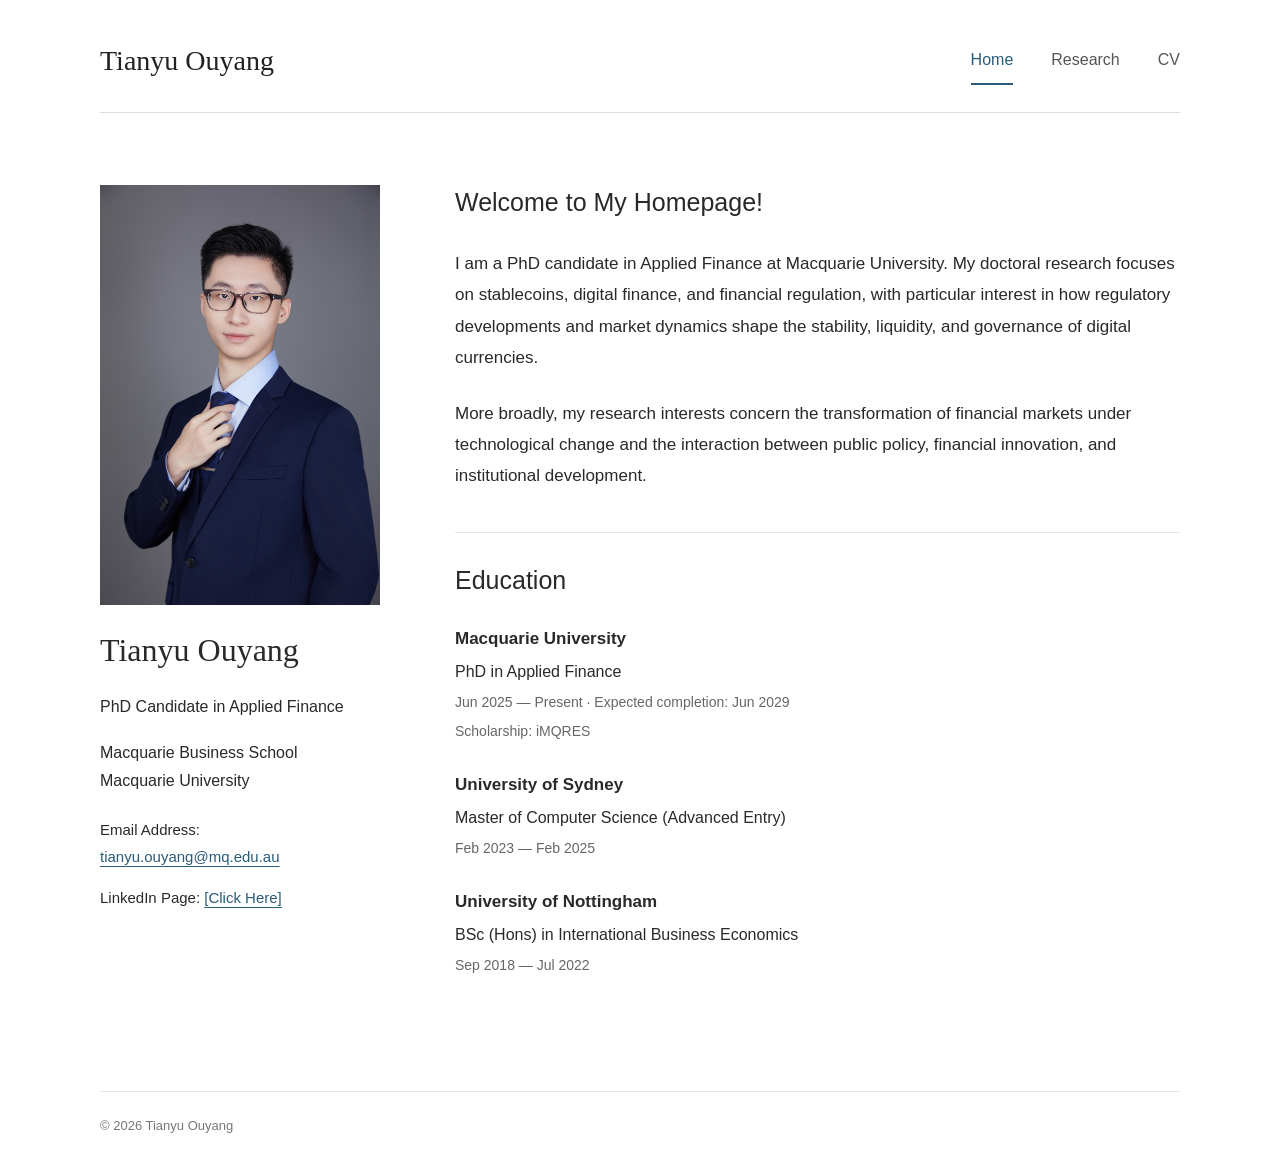
<file: index.html>
<!doctype html>
<html lang="en">
<head>
  <meta charset="utf-8">
  <meta name="viewport" content="width=device-width, initial-scale=1">
  <meta name="description" content="Tianyu Ouyang is a PhD candidate in Applied Finance at Macquarie University, researching stablecoins, digital finance, and financial regulation.">
  <meta name="theme-color" content="#193e56">
  <title>Home | Tianyu Ouyang</title>
  <link rel="icon" type="image/svg+xml" href="data:image/svg+xml,%3Csvg xmlns='http://www.w3.org/2000/svg' viewBox='0 0 64 64'%3E%3Crect width='64' height='64' rx='8' fill='%23193e56'/%3E%3Ctext x='32' y='43' text-anchor='middle' font-family='Georgia' font-size='34' fill='white'%3ETO%3C/text%3E%3C/svg%3E">
  <link rel="stylesheet" href="/style.css">
</head>
<body><a class="skip-link" href="#main">Skip to content</a><header class="site-header"><a class="site-name" href="/">Tianyu Ouyang</a><nav aria-label="Main navigation"><a href="/" aria-current="page">Home</a><a href="/research.html">Research</a><a href="/cv.html">CV</a></nav></header><main id="main"><div class="home-layout"><aside class="identity"><img class="portrait" src="/tianyu-ouyang.jpg" alt="Portrait of Tianyu Ouyang" width="4342" height="6513"><h1>Tianyu Ouyang</h1><p>PhD Candidate in Applied Finance</p><p>Macquarie Business School<br>Macquarie University</p><div class="contact-links"><p>Email Address:<br><a href="mailto:tianyu.ouyang@mq.edu.au">tianyu.ouyang@mq.edu.au</a></p><p>LinkedIn Page: <a href="https://www.linkedin.com/in/tianyu-ouyang-94b3781b5/" target="_blank" rel="noopener noreferrer">[Click Here]</a></p></div></aside><article class="biography"><h2>Welcome to My Homepage!</h2><p>I am a PhD candidate in Applied Finance at Macquarie University. My doctoral research focuses on stablecoins, digital finance, and financial regulation, with particular interest in how regulatory developments and market dynamics shape the stability, liquidity, and governance of digital currencies.</p><p>More broadly, my research interests concern the transformation of financial markets under technological change and the interaction between public policy, financial innovation, and institutional development.</p><section class="education" aria-labelledby="education-heading"><h2 id="education-heading">Education</h2><div class="education-entry"><h3>Macquarie University</h3><p>PhD in Applied Finance</p><p class="education-detail">Jun 2025 — Present · Expected completion: Jun 2029</p><p class="education-detail">Scholarship: iMQRES</p></div><div class="education-entry"><h3>University of Sydney</h3><p>Master of Computer Science (Advanced Entry)</p><p class="education-detail">Feb 2023 — Feb 2025</p></div><div class="education-entry"><h3>University of Nottingham</h3><p>BSc (Hons) in International Business Economics</p><p class="education-detail">Sep 2018 — Jul 2022</p></div></section></article></div></main><footer>© 2026 Tianyu Ouyang</footer></body></html>
</file>
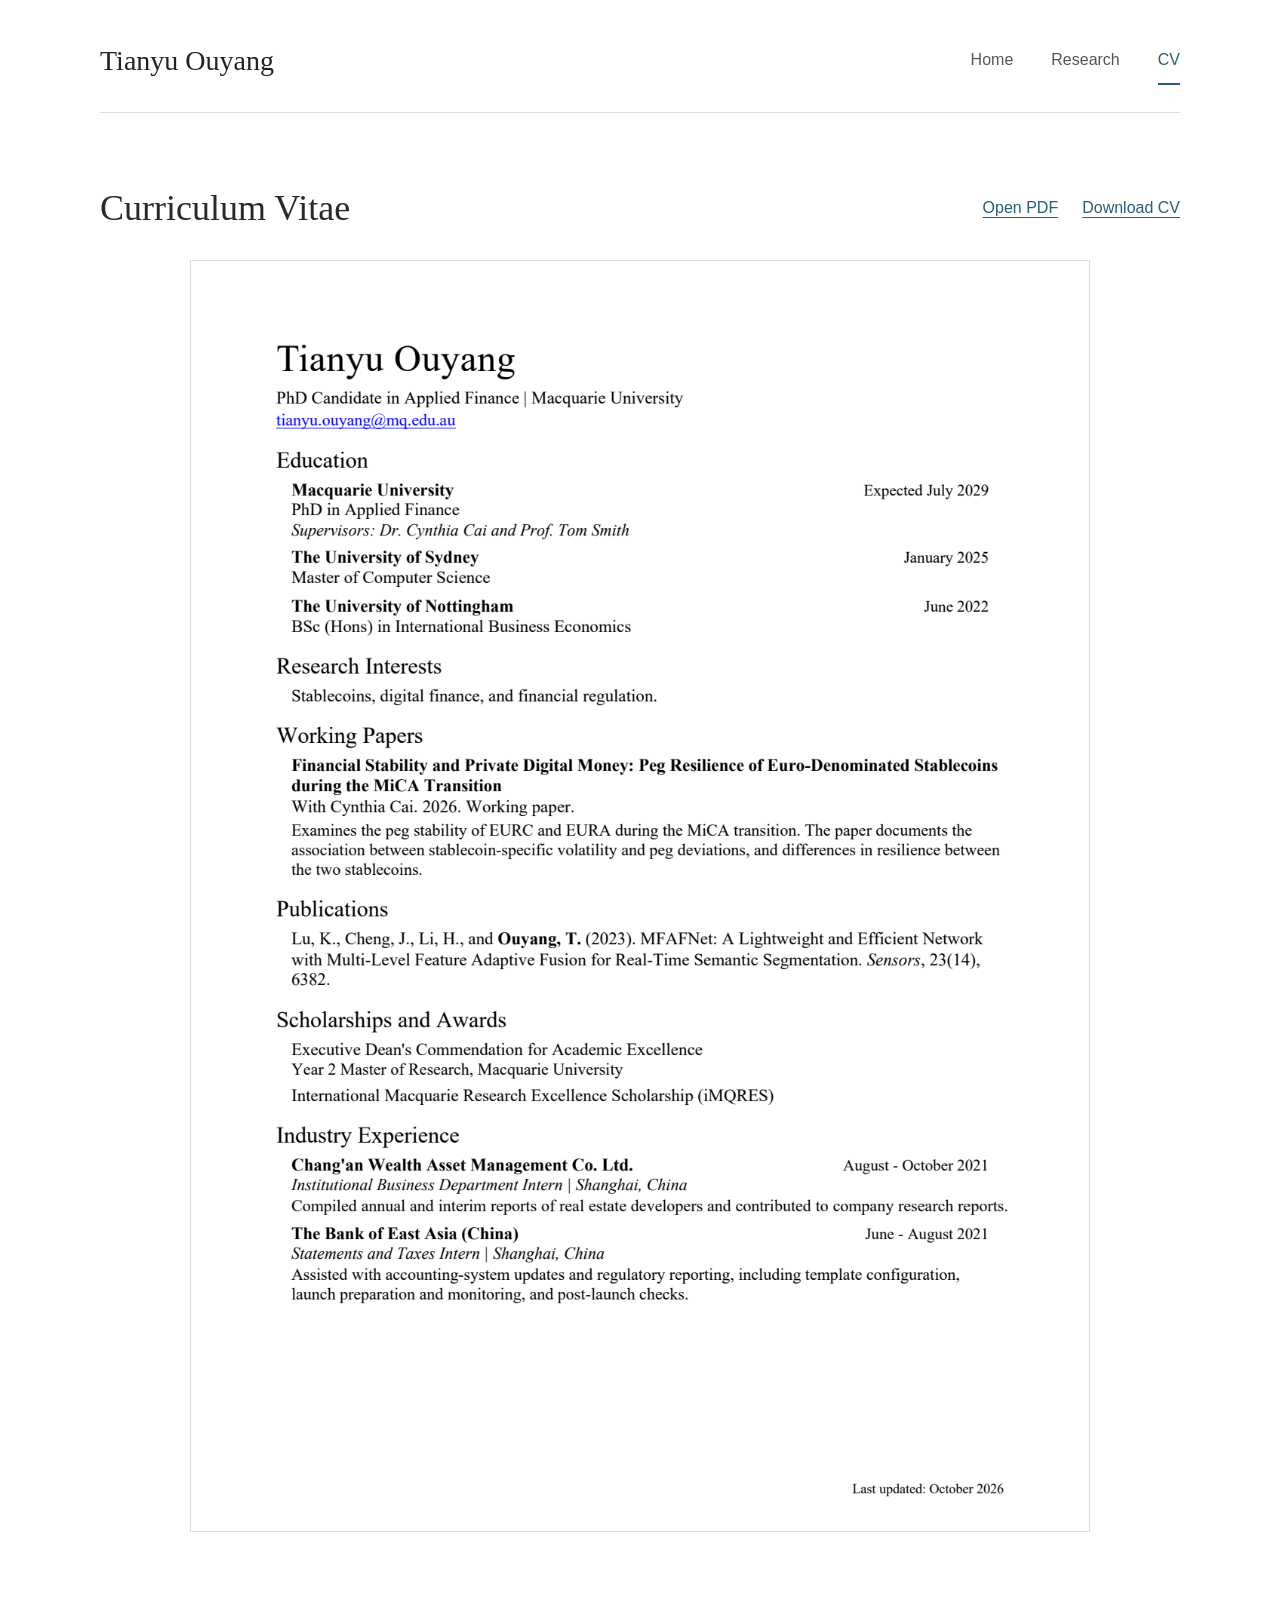
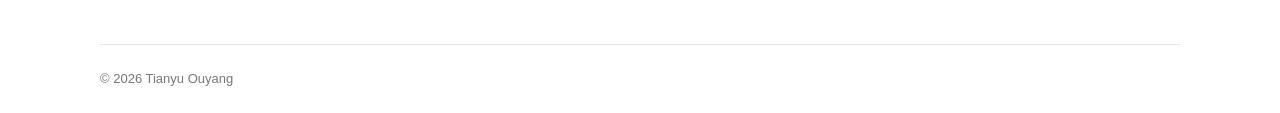
<file: cv.html>
<!doctype html>
<html lang="en">
<head>
  <meta charset="utf-8">
  <meta name="viewport" content="width=device-width, initial-scale=1">
  <meta name="description" content="Tianyu Ouyang is a PhD candidate in Applied Finance at Macquarie University, researching stablecoins, digital finance, and financial regulation.">
  <meta name="theme-color" content="#193e56">
  <title>CV | Tianyu Ouyang</title>
  <link rel="icon" type="image/svg+xml" href="data:image/svg+xml,%3Csvg xmlns='http://www.w3.org/2000/svg' viewBox='0 0 64 64'%3E%3Crect width='64' height='64' rx='8' fill='%23193e56'/%3E%3Ctext x='32' y='43' text-anchor='middle' font-family='Georgia' font-size='34' fill='white'%3ETO%3C/text%3E%3C/svg%3E">
  <link rel="stylesheet" href="/style.css">
</head>
<body><a class="skip-link" href="#main">Skip to content</a><header class="site-header"><a class="site-name" href="/">Tianyu Ouyang</a><nav aria-label="Main navigation"><a href="/">Home</a><a href="/research.html">Research</a><a href="/cv.html" aria-current="page">CV</a></nav></header><main id="main"><section class="cv-page" aria-labelledby="cv-heading"><div class="cv-heading"><h1 id="cv-heading">Curriculum Vitae</h1><div class="cv-actions"><a href="/Tianyu_Ouyang_Academic_CV.pdf?v=bd7146d71a7c" target="_blank" rel="noopener">Open PDF</a><a href="/Tianyu_Ouyang_Academic_CV.pdf?v=bd7146d71a7c" download>Download CV</a></div></div><div class="cv-pages"><img class="cv-page-image" src="/cv-page-1.png?v=bd7146d71a7c" alt="Tianyu Ouyang Academic CV, page 1 of 1" width="1190" height="1684"></div></section></main><footer>© 2026 Tianyu Ouyang</footer></body></html>
</file>
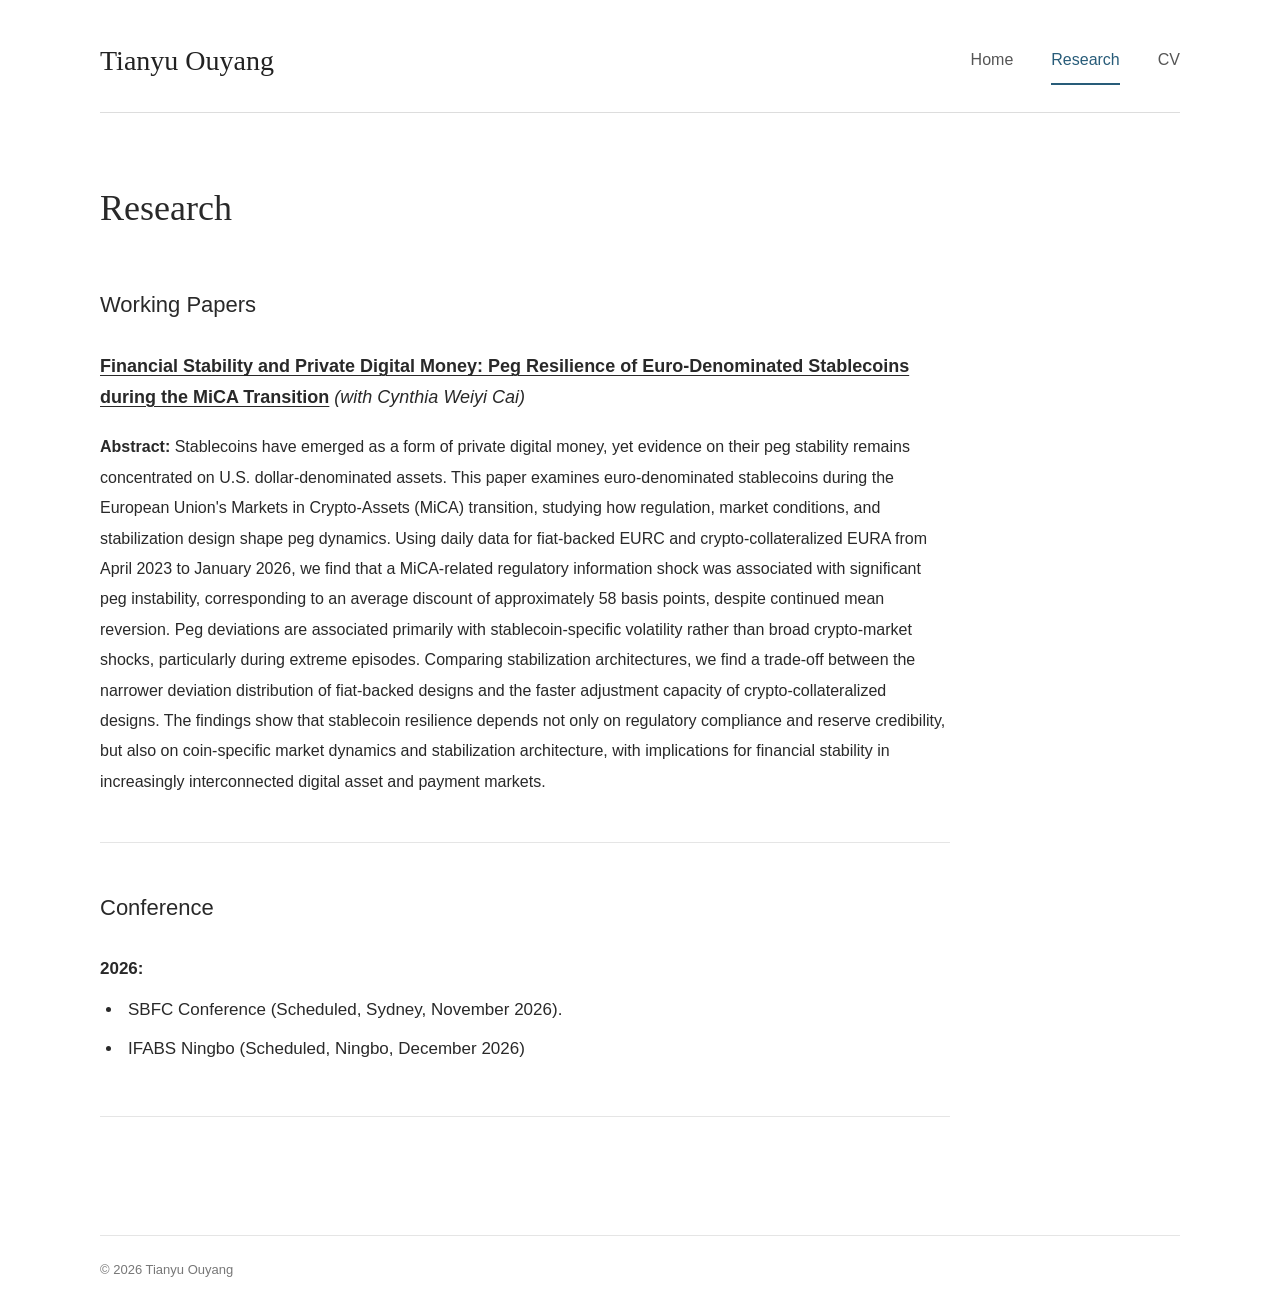
<file: research.html>
<!doctype html>
<html lang="en">
<head>
  <meta charset="utf-8">
  <meta name="viewport" content="width=device-width, initial-scale=1">
  <meta name="description" content="Tianyu Ouyang is a PhD candidate in Applied Finance at Macquarie University, researching stablecoins, digital finance, and financial regulation.">
  <meta name="theme-color" content="#193e56">
  <title>Research | Tianyu Ouyang</title>
  <link rel="icon" type="image/svg+xml" href="data:image/svg+xml,%3Csvg xmlns='http://www.w3.org/2000/svg' viewBox='0 0 64 64'%3E%3Crect width='64' height='64' rx='8' fill='%23193e56'/%3E%3Ctext x='32' y='43' text-anchor='middle' font-family='Georgia' font-size='34' fill='white'%3ETO%3C/text%3E%3C/svg%3E">
  <link rel="stylesheet" href="/style.css">
</head>
<body><a class="skip-link" href="#main">Skip to content</a><header class="site-header"><a class="site-name" href="/">Tianyu Ouyang</a><nav aria-label="Main navigation"><a href="/">Home</a><a href="/research.html" aria-current="page">Research</a><a href="/cv.html">CV</a></nav></header><main id="main"><article class="research-page"><h1>Research</h1><section class="research-category" aria-labelledby="working-papers"><h2 id="working-papers">Working Papers</h2><article class="working-paper"><h3 class="paper-heading"><strong><u>Financial Stability and Private Digital Money: Peg Resilience of Euro-Denominated Stablecoins during the MiCA Transition</u></strong> <em>(with Cynthia Weiyi Cai)</em></h3><p class="abstract"><strong>Abstract:</strong> Stablecoins have emerged as a form of private digital money, yet evidence on their peg stability remains concentrated on U.S. dollar-denominated assets. This paper examines euro-denominated stablecoins during the European Union's Markets in Crypto-Assets (MiCA) transition, studying how regulation, market conditions, and stabilization design shape peg dynamics. Using daily data for fiat-backed EURC and crypto-collateralized EURA from April 2023 to January 2026, we find that a MiCA-related regulatory information shock was associated with significant peg instability, corresponding to an average discount of approximately 58 basis points, despite continued mean reversion. Peg deviations are associated primarily with stablecoin-specific volatility rather than broad crypto-market shocks, particularly during extreme episodes. Comparing stabilization architectures, we find a trade-off between the narrower deviation distribution of fiat-backed designs and the faster adjustment capacity of crypto-collateralized designs. The findings show that stablecoin resilience depends not only on regulatory compliance and reserve credibility, but also on coin-specific market dynamics and stabilization architecture, with implications for financial stability in increasingly interconnected digital asset and payment markets.</p></article></section><section class="research-category" aria-labelledby="conference"><h2 id="conference">Conference</h2><div class="conference-year"><h3>2026:</h3><ul><li>SBFC Conference (Scheduled, Sydney, November 2026).</li><li>IFABS Ningbo (Scheduled, Ningbo, December 2026)</li></ul></div></section></article></main><footer>© 2026 Tianyu Ouyang</footer></body></html>
</file>
<file: style.css>
*{box-sizing:border-box}html{color-scheme:light}body{margin:0;color:#292929;background:white;font-family:Arial,Helvetica,sans-serif;font-size:17px;line-height:1.85}a{color:#285c79;text-underline-offset:4px}a:focus-visible{outline:2px solid #285c79;outline-offset:5px}.skip-link{position:absolute;top:-100px;left:15px;background:#fff;padding:10px}.skip-link:focus{top:10px}.site-header{max-width:1080px;margin:auto;display:flex;align-items:center;justify-content:space-between;gap:24px;padding:35px 0 25px;border-bottom:1px solid #ddd}.site-name{font-family:Georgia,serif;color:#222;font-size:28px;text-decoration:none}nav{display:flex;gap:38px}nav a{text-decoration:none;color:#555;font-size:16px;padding:8px 0;border-bottom:2px solid transparent}nav a[aria-current=page]{color:#285c79;border-bottom-color:#285c79}nav a:hover{color:#285c79}main{max-width:1080px;min-height:calc(100vh - 220px);margin:0 auto;padding:72px 0 88px}.home-layout{display:grid;grid-template-columns:280px minmax(0,1fr);gap:75px}.identity h1{font-family:Georgia,serif;font-weight:400;font-size:32px;line-height:1.3;margin:0 0 22px}.identity p{font-size:16px;line-height:1.75;margin:0 0 18px}.identity a{font-size:15px;overflow-wrap:anywhere}.biography h2{font-weight:400;font-size:25px;line-height:1.4;margin:0 0 28px}.biography p{margin:0 0 24px}.research-page{max-width:850px}.research-page h1{font-family:Georgia,serif;font-size:36px;font-weight:400;line-height:1.3;margin:0 0 38px}.research-page h2{font-size:22px;font-weight:400;margin:0 0 18px}.research-page p{margin:0 0 24px}.research-page ul{padding-left:23px;margin:25px 0}.research-page li{padding-left:5px;margin:7px 0}footer{max-width:1080px;margin:auto;border-top:1px solid #e5e5e5;padding:22px 0;color:#777;font-size:13px}.portrait{width:100%;max-width:280px;height:auto;margin-bottom:25px;display:block}@media(max-width:1180px){.site-header,main,footer{margin-left:6%;margin-right:6%}.home-layout{gap:48px;grid-template-columns:250px minmax(0,1fr)}}@media(max-width:760px){.site-header{padding:23px 0;flex-wrap:wrap;gap:10px}.site-name{font-size:25px}nav{gap:25px}main{padding:40px 0 55px}.home-layout{grid-template-columns:1fr;gap:35px}.identity{padding-bottom:30px;border-bottom:1px solid #e5e5e5}.identity h1{margin-bottom:15px}.identity p{margin-bottom:12px}.biography h2{font-size:23px}.research-page h1{font-size:31px}body{font-size:16px}}
.contact-links{margin-top:22px}.contact-links p{font-size:15px;margin-bottom:15px}.education{margin-top:40px;padding-top:30px;border-top:1px solid #e5e5e5}.education h2{margin-bottom:25px}.education-entry{margin-bottom:24px}.education-entry h3{font-size:17px;font-weight:600;margin:0 0 3px}.education-entry p{margin:0 0 3px;font-size:16px}.education-entry .education-detail{font-size:14px;color:#666}.research-category{padding:15px 0 45px;margin-bottom:30px;border-bottom:1px solid #e5e5e5}.research-category h2{margin:0}.portrait{height:auto;aspect-ratio:2/3;object-fit:contain}

.working-paper{margin-top:26px}.paper-heading{font-size:18px;line-height:1.7;font-weight:400;margin:0 0 20px}.paper-heading strong{font-weight:700}.paper-heading u{text-underline-offset:3px}.paper-heading em{font-weight:400;font-style:italic}.research-page .abstract{font-size:16px;line-height:1.9;margin-bottom:0}.conference-year{margin-top:24px}.conference-year h3{font-size:17px;font-weight:600;margin:0 0 10px}.conference-year ul{margin:0;padding-left:23px}

.cv-heading{display:flex;align-items:center;justify-content:space-between;gap:20px;flex-wrap:wrap;margin-bottom:28px}.cv-heading h1{font-family:Georgia,serif;font-weight:400;font-size:36px;line-height:1.3;margin:0}.cv-actions{display:flex;gap:24px;font-size:16px}.cv-document{display:block;width:100%;height:80vh;min-height:600px;border:1px solid #ddd;background:#f5f5f5}.cv-document p{padding:24px}nav{flex-wrap:wrap}@media(max-width:760px){.cv-heading h1{font-size:31px}.cv-document{height:75vh;min-height:420px}.cv-heading{gap:16px}nav{gap:25px}}

.cv-pages{max-width:900px;margin-inline:auto}.cv-page-image{display:block;width:100%;height:auto;border:1px solid #ddd;margin:0 0 24px;background:white}
</file>
